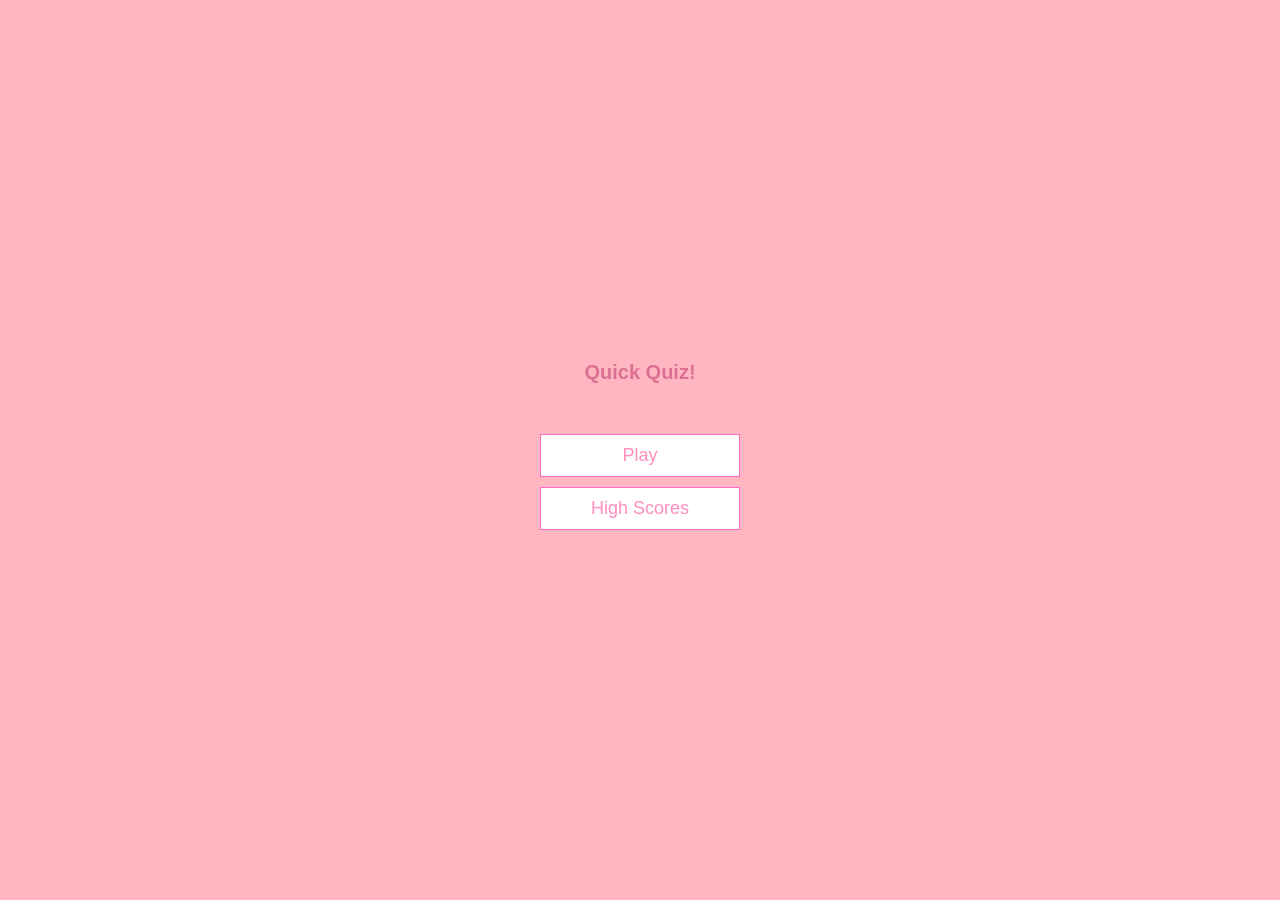
<file: index.html>
<!DOCTYPE html>
<html lang="en">
<head>
    <meta charset="UTF-8">
    <meta name="viewport" content="width=device-width, initial-scale=1.0">
    <title>Quick Quiz</title>
    <link rel="stylesheet" href="app.css">
</head>
<body>
    <div class="container">
        <div id="home" class="flex-center flex-column">
        <h1>Quick Quiz!</h1>
        <a class="btn" href="/game.html">Play</a>
         <a class="btn" href="/highscores.html">High Scores</a>
        </div>
    </div> 
 </body>
</html>
</file>
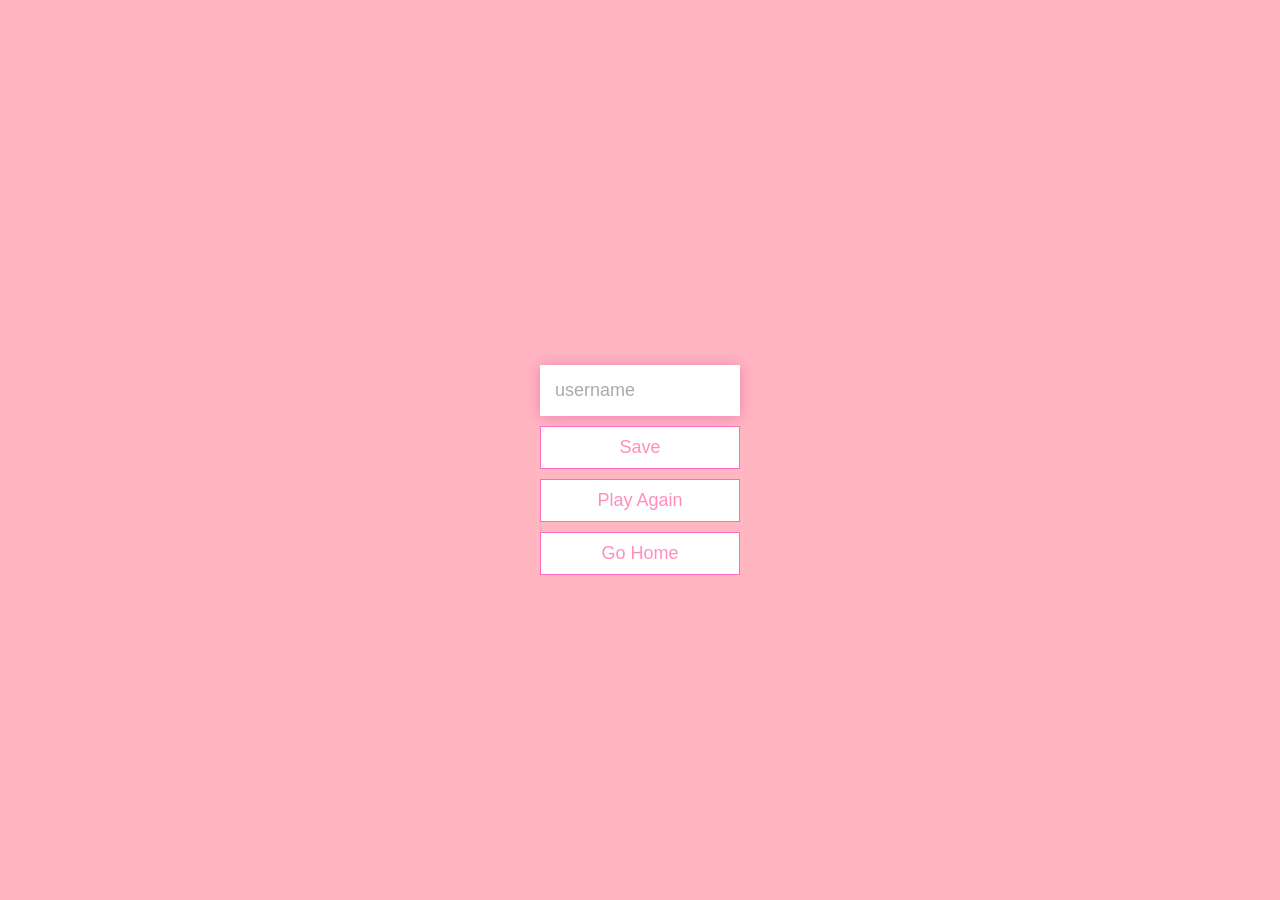
<file: end.html>
<!DOCTYPE html>
<html lang="en">
<head>
    <meta charset="UTF-8">
    <meta name="viewport" content="width=device-width, initial-scale=1.0">
    <title>Congrats!</title>
    <link rel="stylesheet" href="app.css" >
</head>
<body>
    <div class="container">
        <div id="end" class="flex-center flex-column">
          <h1 id="finalScore"></h1>
          <form>
            <input type="text" 
            name="username"
             id="username"  
            placeholder="username">
            <button
                type="submit"
                class="btn"
                id="saveScoreBtn"
                onclick="saveHighScore(event)"
                disabled
             >
                Save
            </button>
          </form>
          <a class="btn" href="/game.html">Play Again</a>
          <a class="btn" href="/">Go Home</a>
        </div>
    </div>
    <script src="end.js"></script>
</body>
</html>
</file>
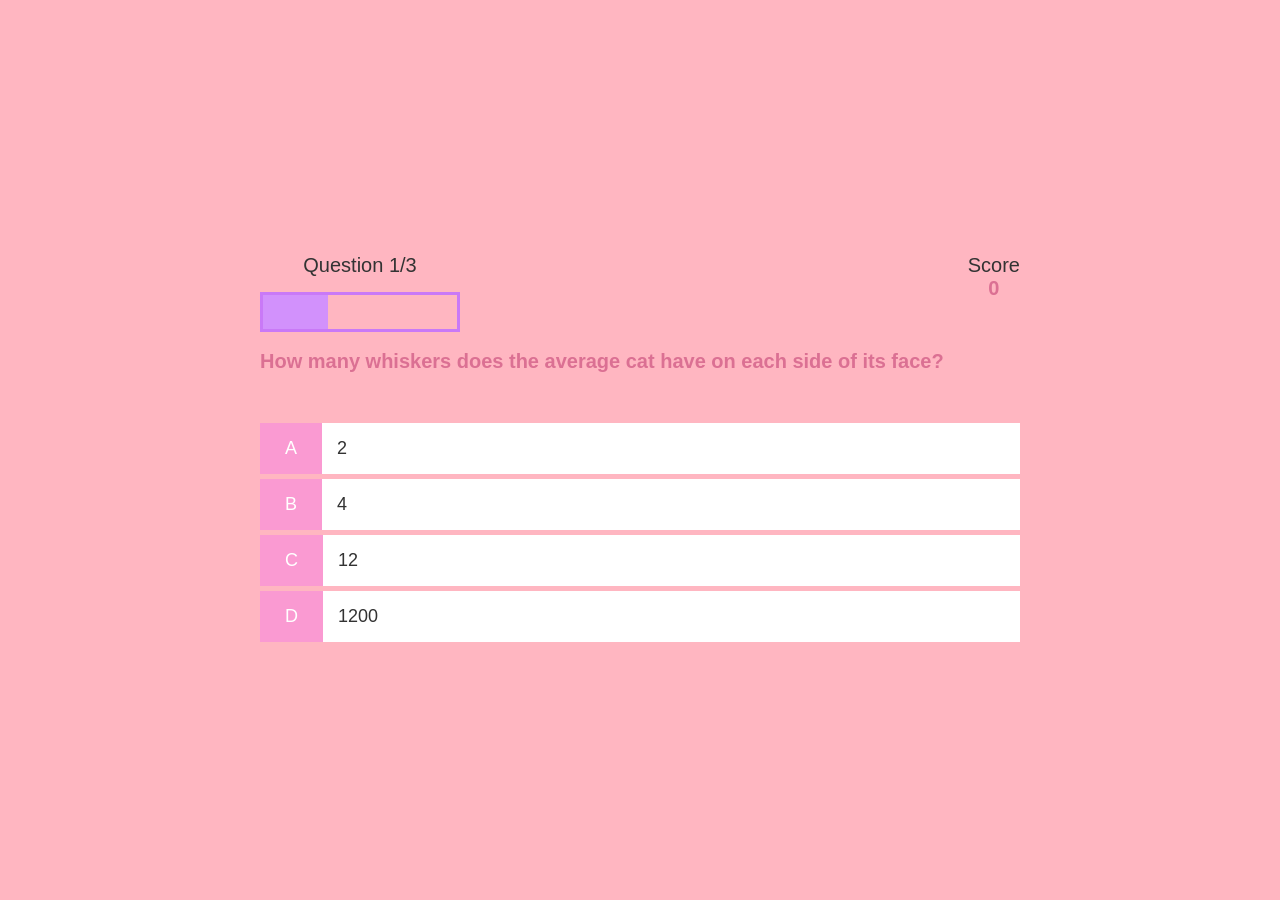
<file: game.html>
<!DOCTYPE html>
<html lang="en">
<head>
    <meta charset="UTF-8">
    <meta name="viewport" content="width=device-width, initial-scale=1.0">
    <meta http-equiv="X-UA-Compatible" content="ie=edge">
    <title>Quick Quiz - Play</title>
    <link rel="stylesheet" href="app.css">
    <link rel="stylesheet" href="game.css">
</head>
<body>
    <div class="container">
        <div id="game" class="justify-center flex-column">
            <div id="hud">
                <div id="hud-item">
                    <p id="progressText"class="hud-prefix">
                        Question
                    </p> 
                   <div id="progressBar">
                    <div id="progressBarFull"></div>
                   </div>
                </div>
                 <div id="hud-item">
                    <p class="hud-prefix">
                        Score
                    </p>
                    <h1 class="hud-main-text" id="scoreText">
                      0 
                    </h1>
                </div>
            </div>
            <h1 id="question">What is the answer of this question?</h1>
            <div class="choice-container">
            <p class="choice-prefix">A</p>
            <p class="choice-text" data-number="1">Choice 1</p>
        </div>
           <div class="choice-container">
            <p class="choice-prefix">B</p>
            <p class="choice-text" data-number="2">Choice 2</p>
        </div>
           <div class="choice-container">
            <p class="choice-prefix">C</p>
            <p class="choice-text" data-number="3">Choice 3 </p>
        </div>
           <div class="choice-container">
            <p class="choice-prefix">D</p>
            <p class="choice-text" data-number="4">Choice 4</p>
        </div>
      </div>
    </div>
    <script src="game.js"></script> 
  </body>
</html>
</file>
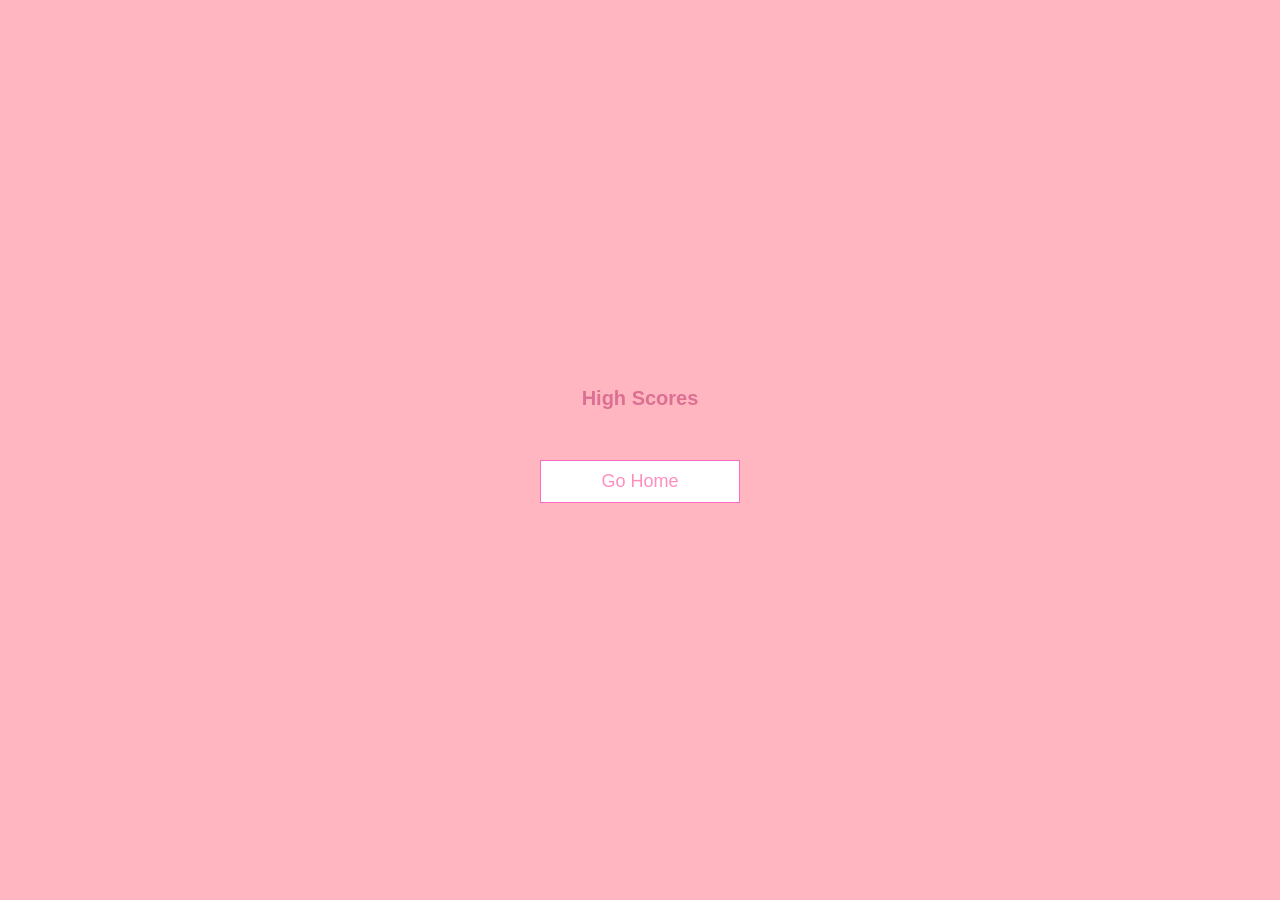
<file: highscores.html>
<!DOCTYPE html>
<html lang="en">
<head>
    <meta charset="UTF-8">
    <meta name="viewport" content="width=device-width, initial-scale=1.0">
    <meta http-equiv="X-UA-Compatible" content="ie=edge">
    <title>High Scores</title>
     <link rel="stylesheet" href="app.css">
    <link rel="stylesheet" href="highscores.css">
</head>
<body>
     <div class="container">
        <div id="highscores" class="flex-center flex-column">
        <h1 id="finalScore">High Scores</h1>
        <ul id="highScoresList"></ul>
         <a class="btn" href="/">Go Home</a>
        </div>
    </div> 
    <script src="highscores.js"></script>
</body>
</html>
</file>
<file: app.css>
:root{
    background-color:lightpink;
    font-size: 62.5%;
}

*{
   box-sizing: border-box;
   font-family: Arial, Helvetica, sans-serif;
   margin: 0;
   padding: 0;
   color: #333
}

h1,
h2,
h3,
h4 {
   margin-bottom: 1rem
}
h1{
    font-size: 5.4 rem;
    color:palevioletred;
    margin-bottom: 5rem;
}
h1>span{
    font-size: 2.4rem;
    font-weight: 500;
}
h2{
    font-size: 4.2rem;
    margin-bottom: 4rem;
    font-weight: 700;
}
h3{
    font-size: 2.8rem;
    font-weight: 500;
}

 /* UTILITIES */
 .container{
    width: 100vw;
    height: 100vh;
    display: flex;
    justify-content: center;
    align-items: center;
    max-width: 80rem;
    margin: 0 auto;
    padding: 2rem; 
 }
 .container>*{
    width: 100%;
 }
 .flex-column{
    display:flex;
    flex-direction: column;
 }
 .flex-center{
    display: flex; 
    justify-content: center;
    align-items: center;
 }
 .text center{
    text-align: center;
 }
 .hidden{
    display: none;
 }

 /* BUTTONS */

.btn {
    font-size: 1.8rem;
    padding: 1rem 0;
    width: 20rem;
    text-align: center;
    border: 0.1rem solid #ff6bc1;
    margin-bottom: 1rem;
    text-decoration: none;
    color: #ff8ebd;
    background-color: white;
}

.btn:hover {
    cursor: pointer;
    box-shadow: 0 0.4rem 1.4rem 0 rgb(255, 75, 159);
    transform: translateY(-0.1rem);
    transition: transform 150ms;
}

.btn:disabled:hover {
    cursor: not-allowed;
    box-shadow: none;
    transform: none;
}

/* FORMS */

form {
    width: 100%;
    display: flex;
    flex-direction: column;
    align-items: center;
}

input {
    margin-bottom: 1rem;
    width: 20rem;
    padding: 1.5rem;
    font-size: 1.8rem;
    border: none;
    box-shadow: 0 0.1rem 1.4rem 0 rgba(240, 126, 179, 0.973);
}

input::placeholder {
    color: #aaa;
}
</file>
<file: game.css>
.choice-container{
    display: flex;
    margin-bottom: 0.5rem;
    width: 100%;
    font-size: 1.8rem;
    border: 0.1rem solid #fc8bcd(86,165,235,0.25);
    background-color: rgb(255, 255, 255);
}
.choice-container:hover{
   cursor:pointer;
   box-shadow:0 0.4rem 1.4rem 0 #ffaddd(86,165,235,0.5);
   transform: translateY(-0.1rem);
   transition: transform 150ms;
}
.choice-prefix{
    padding: 1.5rem 2.5rem;
    background-color: rgb(250, 154, 210);
    color:white;
}

.choice-text{
    padding: 1.5rem;
    color: #333;
    width: 100%;
}
.correct{
 background-color: darkgreen;
}
.incorrect{
    background-color: rgba(206, 1, 1, 0.568);
}
/* HUD */

#hud{

display:  flex;

justify-content: space-between;

}

.hud-prefix{

text-align: center;

font-size: 2rem;

}

.hud-main-text{

text-align: center;

}
#progressBar{
    width: 20rem;
    height: 4rem;
    border:0.3rem solid #c574fcec ;
    margin-top: 1.5rem;
}
#progressBarFull{
    height: 3.4rem;
    background-color: #d291fdfb;
    width: 0%;
}
</file>
<file: highscores.css>
#highScoreslist{
    list-style: none;
    padding-left: 0;
    margin-bottom: 4rem;
}
.high-score {
    font-size: 2.8rem;
    margin-bottom: 0.5rem;
}
.high-score:hover{
    transform: scale(1.025);
}
</file>
